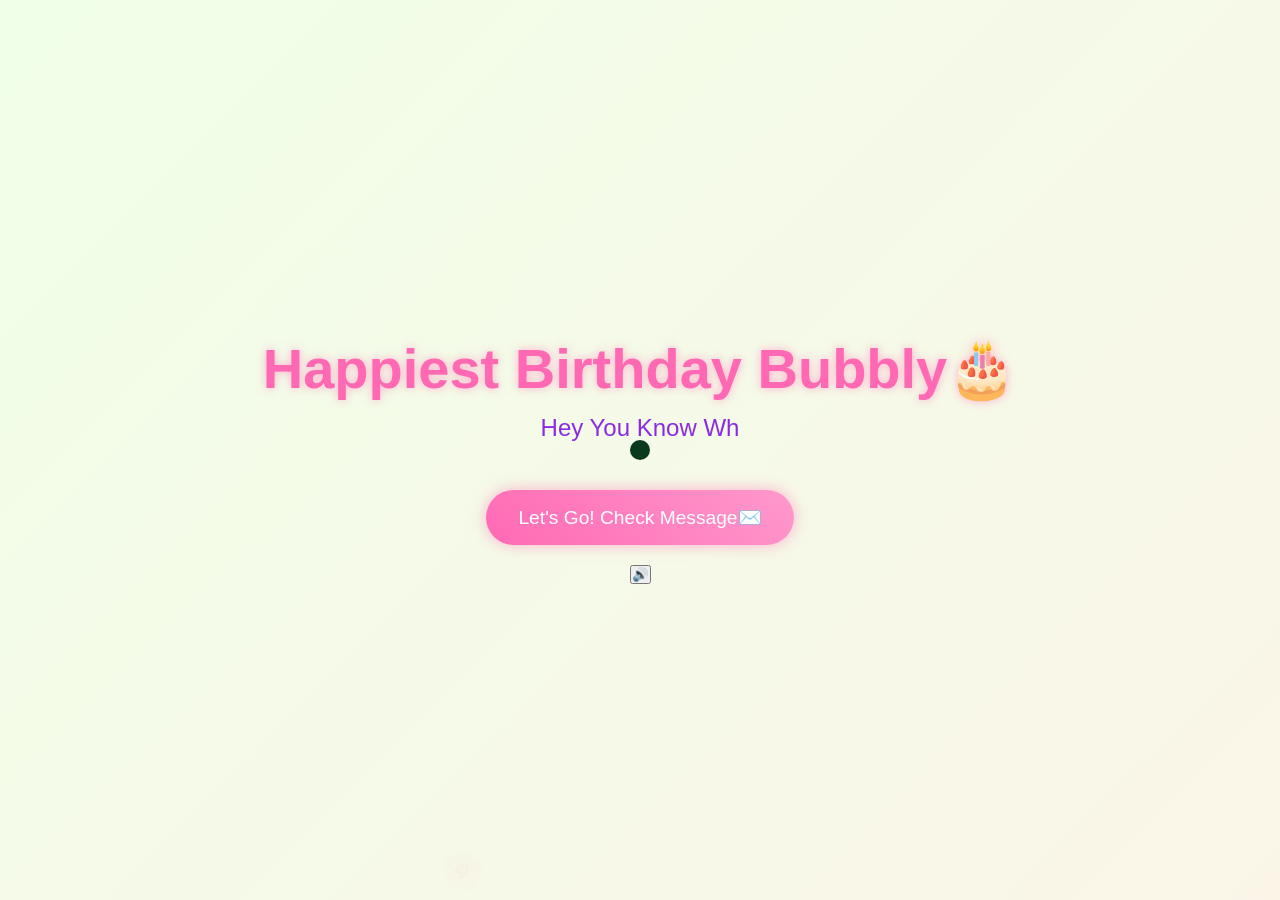
<file: index.html>
<!DOCTYPE html>
<html lang="en">
<head>
    <meta charset="UTF-8">
    <meta name="viewport" content="width=device-width, initial-scale=1.0">
    <title>Happy Birthday</title>
    <script src="https://cdnjs.cloudflare.com/ajax/libs/gsap/3.12.2/gsap.min.js"></script>
    <link rel="stylesheet" href="style.css">
    
</head>
<body>
    <div class="cursor"></div>
    <div class="container">
        <h1>Happiest Birthday Bubbly🎂</h1>
        <div class="greeting"></div>
        <button class="cta-button">Let's Go! Check Message✉️</button>
    </div>

     <audio id="bg-music" src="music.mp3" loop></audio>
    <button id="music-toggle" aria-label="Toggle music">🔊</button>
    
    <script src="script.js">
        
    </script>
</body>
</html>
</file>
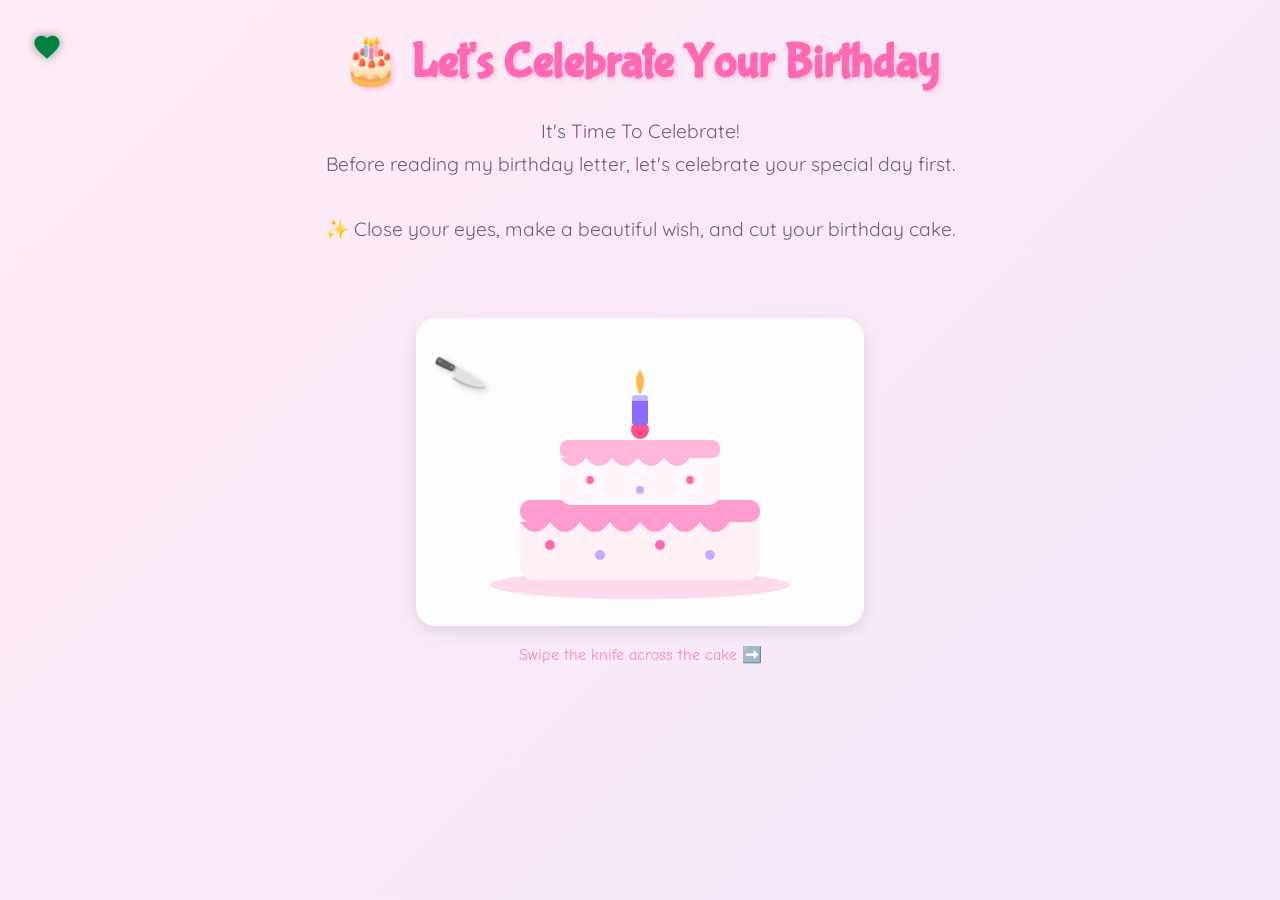
<file: cake.html>
<!DOCTYPE html>
<html lang="en">
<head>
    <meta charset="UTF-8">
    <meta name="viewport" content="width=device-width, initial-scale=1.0">
    <title>Let's Celebrate Your Birthday! 🎂</title>
    <script src="https://cdnjs.cloudflare.com/ajax/libs/gsap/3.12.2/gsap.min.js"></script>
    <link rel="stylesheet" href="./cake.css">
</head>
<body>
    <div class="custom-cursor">
        <svg viewBox="0 0 24 24">
            <path fill="#ff69b4" d="M12 21.35l-1.45-1.32C5.4 15.36 2 12.28 2 8.5 2 5.42 4.42 3 7.5 3c1.74 0 3.41.81 4.5 2.09C13.09 3.81 14.76 3 16.5 3 19.58 3 22 5.42 22 8.5c0 3.78-3.4 6.86-8.55 11.54L12 21.35z"/>
        </svg>
    </div>

    <div class="container">
        <h1>🎂 Let's Celebrate Your Birthday</h1>
        <p class="cake-subtext">
            It's Time To Celebrate!<br>
            Before reading my birthday letter, let's celebrate your special day first.<br><br>
            ✨ Close your eyes, make a beautiful wish, and cut your birthday cake.
        </p>

        <div class="cake-scene" id="cakeScene">
            <div class="balloons" id="balloons"></div>

            <div class="cake-wrapper" id="cakeWrapper">
                <svg class="cake-svg" id="cakeSvg" viewBox="0 0 360 260" xmlns="http://www.w3.org/2000/svg">
                    <defs>
                        <symbol id="cakeArt" viewBox="0 0 360 260">
                            <!-- plate -->
                            <ellipse cx="180" cy="235" rx="150" ry="14" fill="#ffd9ec"/>
                            <!-- bottom tier -->
                            <rect x="60" y="150" width="240" height="80" rx="14" fill="#fff0f6"/>
                            <rect x="60" y="150" width="240" height="22" rx="10" fill="#ff9ccF"/>
                            <!-- drips -->
                            <path d="M60,172 q15,20 30,0 q15,20 30,0 q15,20 30,0 q15,20 30,0 q15,20 30,0 q15,20 30,0 q15,20 30,0 L300,172 Z" fill="#ff9ccf"/>
                            <!-- top tier -->
                            <rect x="100" y="90" width="160" height="65" rx="12" fill="#fff7fb"/>
                            <rect x="100" y="90" width="160" height="18" rx="8" fill="#ffb6da"/>
                            <path d="M100,108 q13,16 26,0 q13,16 26,0 q13,16 26,0 q13,16 26,0 q13,16 26,0 L260,108 Z" fill="#ffb6da"/>
                            <!-- dots -->
                            <circle cx="90" cy="195" r="5" fill="#ff69b4"/>
                            <circle cx="140" cy="205" r="5" fill="#c9a9ff"/>
                            <circle cx="200" cy="195" r="5" fill="#ff69b4"/>
                            <circle cx="250" cy="205" r="5" fill="#c9a9ff"/>
                            <circle cx="130" cy="130" r="4" fill="#ff69b4"/>
                            <circle cx="180" cy="140" r="4" fill="#c9a9ff"/>
                            <circle cx="230" cy="130" r="4" fill="#ff69b4"/>
                            <!-- cherry -->
                            <circle cx="180" cy="80" r="9" fill="#ff4d8d"/>
                        </symbol>
                    </defs>

                    <!-- left half -->
                    <g class="cake-half-left" id="cakeLeft">
                        <clipPath id="clipLeft">
                            <rect x="0" y="0" width="180" height="260"/>
                        </clipPath>
                        <g clip-path="url(#clipLeft)">
                            <use href="#cakeArt" x="0" y="0"/>
                        </g>
                    </g>

                    <!-- right half -->
                    <g class="cake-half-right" id="cakeRight">
                        <clipPath id="clipRight">
                            <rect x="180" y="0" width="180" height="260"/>
                        </clipPath>
                        <g clip-path="url(#clipRight)">
                            <use href="#cakeArt" x="0" y="0"/>
                        </g>
                    </g>

                    <!-- candle + flame, sits on top of the cake, not clipped -->
                    <g id="candleGroup">
                        <rect x="172" y="45" width="16" height="30" rx="3" fill="#8a6dff"/>
                        <rect x="172" y="45" width="16" height="6" fill="#fff" opacity="0.5"/>
                        <path class="candle-flame" id="candleFlame" d="M180,20 q8,10 0,25 q-8,-15 0,-25 Z" fill="#ffb84d"/>
                    </g>
                </svg>

                <div class="knife" id="knife">🔪</div>
            </div>

            <div class="cut-instruction" id="cutInstruction">Swipe the knife across the cake ➡️</div>
        </div>
    </div>

    <div class="confetti-layer" id="confettiLayer"></div>

    <div class="cake-popup-overlay" id="popupOverlay">
        <div class="cake-popup" id="popupCard">
            <div class="popup-heading">🎉 Happy Birthday Bubbly!</div>
            <div class="popup-message">
                May Allah bless your life with endless happiness,<br>
                good health,<br>
                peace,<br>
                success,<br>
                beautiful memories,<br>
                and countless reasons to smile.<br><br>
                May every prayer hidden inside your heart<br>
                find its way to reality.<br><br>
                Have the most beautiful birthday ever. ❤️
            </div>
            <button class="shuffle-button" id="continueBtn">Continue to My Letter 💌</button>
        </div>
    </div>

    <script src="cake.js"></script>
</body>
</html>
</file>
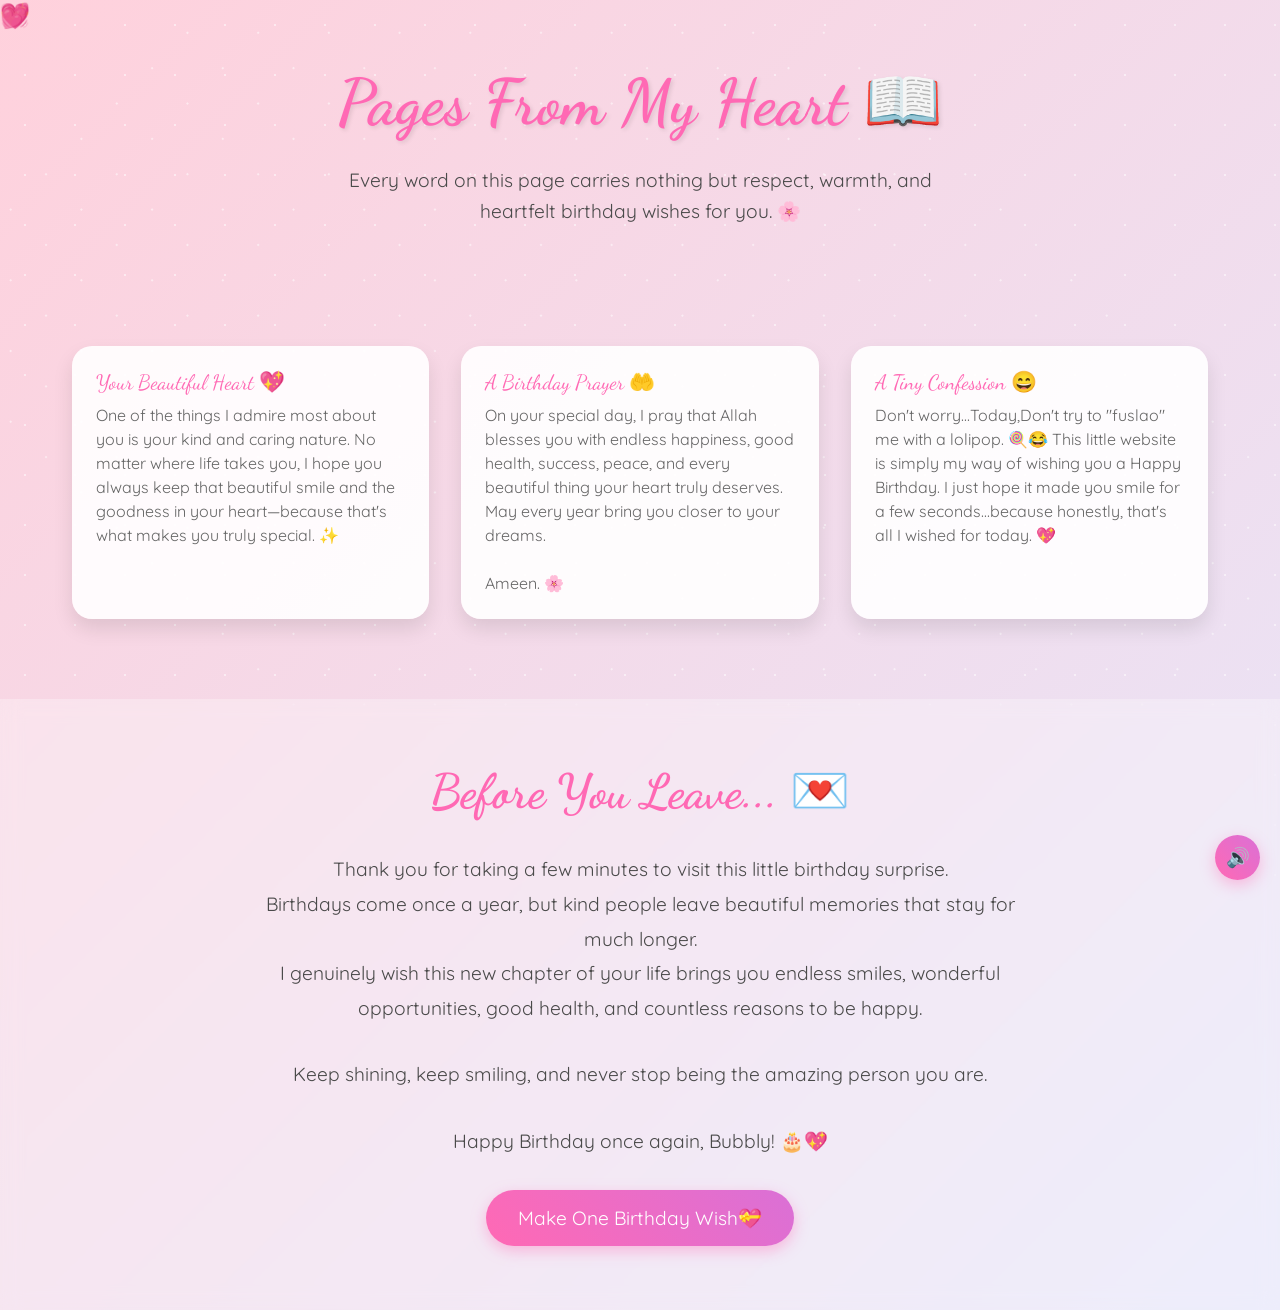
<file: last.html>
<!DOCTYPE html>
<html lang="en">

<head>
    <meta charset="UTF-8">
    <meta name="viewport" content="width=device-width, initial-scale=1.0">
    <title>Our Beautiful Memories ✨</title>
    <style>
        @import url('https://fonts.googleapis.com/css2?family=Dancing+Script:wght@700&family=Quicksand:wght@300;400;500;600&display=swap');

        * {
            margin: 0;
            padding: 0;
            box-sizing: border-box;
        }

        body {
            min-height: 100vh;
            background: linear-gradient(135deg,
                    #ffd1dc 0%,
                    #e6e6fa 25%,
                    #ffefd5 50%,
                    #e6e6fa 75%,
                    #ffd1dc 100%);
            background-size: 400% 400%;
            animation: gradientFlow 15s ease infinite;
            font-family: 'Quicksand', sans-serif;
            overflow-x: hidden;
            color: #4a4a4a;
        }

        @keyframes gradientFlow {
            0% {
                background-position: 0% 50%;
            }

            50% {
                background-position: 100% 50%;
            }

            100% {
                background-position: 0% 50%;
            }
        }

        /* Enhanced Sparkle Effect */
        .magic-sparkles {
            position: fixed;
            top: 0;
            left: 0;
            width: 100%;
            height: 100%;
            pointer-events: none;
            z-index: 1;
        }

        .sparkle {
            position: absolute;
            width: 6px;
            height: 6px;
            border-radius: 50%;
            background-color: white;
            animation: twinkle var(--duration, 4s) ease-in-out infinite;
            opacity: 0;
        }

        @keyframes twinkle {

            0%,
            100% {
                opacity: 0;
                transform: scale(0.5);
            }

            50% {
                opacity: 0.8;
                transform: scale(1);
            }
        }

        /* Generate 50 sparkles with different positions and animations */
        .magic-sparkles::before,
        .magic-sparkles::after {
            content: '';
            position: absolute;
            width: 100%;
            height: 100%;
            background-image: radial-gradient(circle, white 1px, transparent 1px);
            background-size: 50px 50px;
            animation: sparkleLayer 8s linear infinite;
            opacity: 0.5;
        }

        .magic-sparkles::after {
            animation-delay: -4s;
            transform: rotate(45deg);
        }

        @keyframes sparkleLayer {
            0% {
                transform: translateY(0);
            }

            100% {
                transform: translateY(-50px);
            }
        }

        /* Floating Hearts */
        .floating-hearts {
            position: fixed;
            width: 100%;
            height: 100%;
            pointer-events: none;
            z-index: 2;
        }

        .heart {
            position: absolute;
            font-size: 1.5rem;
            color: rgba(255, 105, 180, 0.6);
            animation: floatHeart var(--float-duration, 6s) ease-in-out infinite;
            animation-delay: var(--delay, 0s);
        }

        @keyframes floatHeart {
            0% {
                transform: translate(0, 100vh) rotate(0deg);
            }

            100% {
                transform: translate(var(--translate-x, 0), -100vh) rotate(360deg);
            }
        }

        /* Welcome Section */
        .welcome {
            text-align: center;
            padding: 4rem 2rem;
            position: relative;
            z-index: 3;
        }

        .welcome h1 {
            font-family: 'Dancing Script', cursive;
            font-size: 4rem;
            color: #ff69b4;
            text-shadow: 2px 2px 4px rgba(0, 0, 0, 0.1);
            animation: fadeInScale 2s ease;
        }

        .welcome p {
            font-size: 1.2rem;
            max-width: 600px;
            margin: 1.5rem auto;
            line-height: 1.6;
            animation: fadeIn 2s ease 0.5s both;
        }

        /* Enhanced Memory Cards */
        .memory-container {
            max-width: 1200px;
            margin: 0 auto;
            padding: 2rem;
            display: grid;
            grid-template-columns: repeat(auto-fit, minmax(300px, 1fr));
            gap: 2rem;
            z-index: 3;
            position: relative;
        }

        .memory-card {
            background: rgba(255, 255, 255, 0.9);
            border-radius: 20px;
            padding: 1.5rem;
            box-shadow: 0 10px 20px rgba(0, 0, 0, 0.1);
            transition: all 0.5s cubic-bezier(0.4, 0, 0.2, 1);
            position: relative;
            overflow: hidden;
        }

        .memory-card:hover {
            transform: translateY(-10px) scale(1.02);
            box-shadow: 0 15px 30px rgba(0, 0, 0, 0.15);
        }

        .memory-card::before {
            content: '';
            position: absolute;
            top: 0;
            left: 0;
            width: 100%;
            height: 100%;
            background: linear-gradient(45deg, transparent, rgba(255, 255, 255, 0.4), transparent);
            transform: translateX(-100%);
            transition: 0.5s;
        }

        .memory-card:hover::before {
            transform: translateX(100%);
        }

        .memory-date {
            font-family: 'Dancing Script', cursive;
            color: #ff69b4;
            font-size: 1.3rem;
            margin-bottom: 0.5rem;
        }

        .memory-caption {
            font-size: 1rem;
            line-height: 1.5;
            color: #666;
        }

        /* Final Message Section */
        .final-message {
            text-align: center;
            padding: 4rem 2rem;
            background: rgba(255, 255, 255, 0.3);
            backdrop-filter: blur(10px);
            margin-top: 3rem;
            position: relative;
            z-index: 3;
        }

        .final-message h2 {
            font-family: 'Dancing Script', cursive;
            font-size: 3rem;
            color: #ff69b4;
            margin-bottom: 2rem;
            animation: heartbeat 2s infinite;
        }

        @keyframes heartbeat {

            0%,
            100% {
                transform: scale(1);
            }

            50% {
                transform: scale(1.1);
            }
        }

        .final-message p {
            font-size: 1.2rem;
            max-width: 800px;
            margin: 0 auto 2rem;
            line-height: 1.8;
        }

        .goodbye-btn {
            display: inline-block;
            padding: 1rem 2rem;
            font-size: 1.2rem;
            background: linear-gradient(45deg, #ff69b4, #da70d6);
            color: white;
            border: none;
            border-radius: 50px;
            cursor: pointer;
            text-decoration: none;
            transition: all 0.3s ease;
            box-shadow: 0 5px 15px rgba(255, 105, 180, 0.4);
            animation: float 3s infinite ease-in-out;
        }

        .goodbye-btn:hover {
            transform: translateY(-5px);
            box-shadow: 0 8px 20px rgba(255, 105, 180, 0.6);
        }

        @keyframes float {

            0%,
            100% {
                transform: translateY(0);
            }

            50% {
                transform: translateY(-10px);
            }
        }

        /* Animations */
        @keyframes fadeInScale {
            0% {
                opacity: 0;
                transform: scale(0.8);
            }

            100% {
                opacity: 1;
                transform: scale(1);
            }
        }

        @keyframes fadeIn {
            0% {
                opacity: 0;
            }

            100% {
                opacity: 1;
            }
        }

        /* Generate Hearts */
        .js-generate-hearts {
            position: fixed;
            width: 100%;
            height: 100%;
            pointer-events: none;
            z-index: 2;
        }

        /* Custom Scrollbar */
        ::-webkit-scrollbar {
            width: 12px;
        }

        ::-webkit-scrollbar-track {
            background: rgba(255, 255, 255, 0.4);
        }

        ::-webkit-scrollbar-thumb {
            background: linear-gradient(45deg, #ff69b4, #da70d6);
            border-radius: 6px;
        }

         #music-toggle {
            position: fixed;
            bottom: 20px;
            right: 20px;
            width: 45px;
            height: 45px;
            border-radius: 50%;
            border: none;
            background: linear-gradient(45deg, #ff69b4, #da70d6);
            color: white;
            font-size: 1.2rem;
            cursor: pointer;
            box-shadow: 0 5px 15px rgba(255, 105, 180, 0.4);
            z-index: 999;
            display: flex;
            align-items: center;
            justify-content: center;
            transition: transform 0.3s;
        }

        #music-toggle:hover {
            transform: scale(1.1);
        }

        /* Responsive Design */
        @media (max-width: 768px) {
            .welcome h1 {
                font-size: 3rem;
            }

            .memory-container {
                grid-template-columns: 1fr;
            }

            .final-message h2 {
                font-size: 2.5rem;
            }
        }
    </style>
</head>

<body>
    <div class="magic-sparkles"></div>
    <div class="floating-hearts">
        <!-- Hearts will be generated via CSS -->
        <div class="heart" style="--float-duration: 6s; --delay: 0s; --translate-x: 20px;">💝</div>
        <div class="heart" style="--float-duration: 8s; --delay: 1s; --translate-x: -30px;">💖</div>
        <div class="heart" style="--float-duration: 7s; --delay: 2s; --translate-x: 40px;">💗</div>
        <div class="heart" style="--float-duration: 9s; --delay: 3s; --translate-x: -20px;">💓</div>
        <div class="heart" style="--float-duration: 5s; --delay: 4s; --translate-x: 30px;">💕</div>
    </div>

    <section class="welcome">
        <h1>Pages From My Heart 📖</h1>
        <p>Every word on this page carries nothing but respect, warmth, and heartfelt birthday wishes for you. 🌸</p>
    </section>

    <div class="memory-container">
        <div class="memory-card">
            <div class="memory-date">Your Beautiful Heart 💖</div>
            <div class="memory-caption">One of the things I admire most about you is your kind and caring nature. No matter where life takes you, I hope you always keep that beautiful smile and the goodness in your heart—because that's what makes you truly special. ✨</div>
        </div>
        <div class="memory-card">
            <div class="memory-date">A Birthday Prayer 🤲</div>
            <div class="memory-caption">On your special day, I pray that Allah blesses you with endless happiness, good health, success, peace, and every beautiful thing your heart truly deserves. <br>May every year bring you closer to your dreams. <br><br>Ameen. 🌸</div>
        </div>
        <div class="memory-card">
            <div class="memory-date">A Tiny Confession 😄</div>
            <div class="memory-caption">Don't worry...Today,Don't try to "fuslao" me with a lolipop. 🍭😂 This little website is simply my way of wishing you a Happy Birthday. I just hope it made you smile for a few seconds...because honestly, that's all I wished for today. 💖</div>
        </div>
    </div>

    <section class="final-message">
        <h2>Before You Leave... 💌</h2>
        <p>Thank you for taking a few minutes to visit this little birthday surprise.<br>
            Birthdays come once a year, but kind people leave beautiful memories that stay for much longer.<br>
            I genuinely wish this new chapter of your life brings you endless smiles, wonderful opportunities, good health, and countless reasons to be happy.</p>
        <p>Keep shining, keep smiling, and never stop being the amazing person you are.</p>
        <p>Happy Birthday once again, Bubbly! 🎂💖</p>
        <a href="#" class="goodbye-btn">Make One Birthday Wish💝</a>
    </section>

     <audio id="bg-music" src="music.mp3" loop></audio>
    <button id="music-toggle" aria-label="Toggle music">🔊</button>

    <script>
        // Background music (continues from cause.html)
        const bgMusic = document.getElementById('bg-music');
        const musicToggle = document.getElementById('music-toggle');

        const savedTime = sessionStorage.getItem('bgMusicTime');
        if (savedTime) bgMusic.currentTime = parseFloat(savedTime);

        const isMuted = sessionStorage.getItem('bgMusicMuted') === 'true';
        bgMusic.muted = isMuted;
        musicToggle.textContent = isMuted ? '🔇' : '🔊';

        bgMusic.play().catch(() => {
            // Autoplay blocked by browser — start on first tap/click instead
            document.addEventListener('click', () => bgMusic.play(), { once: true });
        });

        musicToggle.addEventListener('click', () => {
            bgMusic.muted = !bgMusic.muted;
            musicToggle.textContent = bgMusic.muted ? '🔇' : '🔊';
            sessionStorage.setItem('bgMusicMuted', bgMusic.muted);
        });
    </script>
    
</body>

</html>
</file>
<file: style.css>
* {
    margin: 0;
    padding: 0;
    box-sizing: border-box;
    cursor: none;
}

body {
    min-height: 100vh;
    display: flex;
    flex-direction: column;
    align-items: center;
    justify-content: center;
    background: linear-gradient(-45deg, #fee9f7, #e8f5fe, #fef2e8, #f0ffe8);
    background-size: 400% 400%;
    animation: gradientBG 15s ease infinite;
    font-family: 'Arial Rounded MT Bold', Arial, sans-serif;
    overflow: hidden;
    position: relative;
}

.cursor {
    width: 20px;
    height: 20px;
    background: pink;
    border-radius: 50%;
    position: fixed;
    pointer-events: none;
    mix-blend-mode: difference;
    transition: transform 0.2s;
}

.container {
    text-align: center;
    z-index: 1;
}

h1 {
    font-size: 3.5rem;
    color: #ff69b4;
    text-shadow: 0 0 10px rgba(255, 105, 180, 0.5);
    margin-bottom: 2rem;
    opacity: 0;
}

.greeting {
    font-size: 1.5rem;
    color: #8a2be2;
    margin-bottom: 3rem;
    min-height: 2em;
}

.cta-button {
    padding: 1rem 2rem;
    font-size: 1.2rem;
    background: linear-gradient(45deg, #ff69b4, #ff99cc);
    border: none;
    border-radius: 50px;
    color: white;
    cursor: pointer;
    box-shadow: 0 0 15px rgba(255, 105, 180, 0.5);
    transition: transform 0.3s, box-shadow 0.3s;
    opacity: 0;
}

.cta-button:hover {
    transform: scale(1.1);
    box-shadow: 0 0 25px rgba(255, 105, 180, 0.7);
}

.floating {
    position: absolute;
    pointer-events: none;
    opacity: 0;
}

@keyframes gradientBG {
    0% { background-position: 0% 50%; }
    50% { background-position: 100% 50%; }
    100% { background-position: 0% 50%; }
}

@media (max-width: 768px) {
    h1 { font-size: 2rem; }
    .greeting { font-size: 1.2rem; }
    .cta-button { font-size: 1rem; }
}
</file>
<file: cake.css>
@import url('https://fonts.googleapis.com/css2?family=Bubblegum+Sans&family=Comic+Neue:wght@700&family=Dancing+Script:wght@700&family=Quicksand:wght@500&display=swap');

* {
    margin: 0;
    padding: 0;
    box-sizing: border-box;
    cursor: none;
}

body {
    min-height: 100vh;
    background: linear-gradient(-45deg, #ffe6e6, #e6e6ff, #ffebf5);
    background-size: 400% 400%;
    animation: gradientBG 15s ease infinite;
    font-family: 'Quicksand', sans-serif;
    overflow-x: hidden;
    padding: 2rem;
}

/* Same custom cursor treatment used across the site */
.custom-cursor {
    width: 30px;
    height: 30px;
    position: fixed;
    pointer-events: none;
    z-index: 9999;
    mix-blend-mode: difference;
    transition: transform 0.1s;
}

.custom-cursor svg {
    width: 100%;
    height: 100%;
    filter: drop-shadow(0 0 5px rgba(255, 182, 193, 0.5));
}

.container {
    max-width: 1200px;
    margin: 0 auto;
    text-align: center;
    position: relative;
    z-index: 1;
}

h1 {
    font-family: 'Bubblegum Sans', cursive;
    font-size: 3rem;
    color: #ff69b4;
    text-shadow: 2px 2px 4px rgba(255, 105, 180, 0.3);
    margin-bottom: 1.5rem;
    animation: bounce 1s ease infinite;
}

.cake-subtext {
    font-size: 1.2rem;
    color: #7a5a75;
    max-width: 650px;
    margin: 0 auto 2.5rem;
    line-height: 1.7;
}

/* ---------- Scene ---------- */

.cake-scene {
    position: relative;
    max-width: 480px;
    margin: 0 auto;
    padding: 2rem 1rem 1rem;
}

.balloons {
    position: absolute;
    inset: 0;
    pointer-events: none;
    z-index: 0;
}

.balloon {
    position: absolute;
    bottom: -80px;
    font-size: 2.2rem;
    opacity: 0;
    filter: drop-shadow(0 4px 6px rgba(0, 0, 0, 0.1));
}

.cake-wrapper {
    position: relative;
    background: rgba(255, 255, 255, 0.9);
    border-radius: 20px;
    padding: 2rem 1.5rem 1rem;
    box-shadow: 0 5px 15px rgba(0, 0, 0, 0.1);
    z-index: 1;
    touch-action: none;
}

.cake-svg {
    width: 100%;
    max-width: 360px;
    display: block;
    margin: 0 auto;
    overflow: visible;
}

.cake-half-left,
.cake-half-right {
    transition: none;
}

.candle-flame {
    animation: flicker 0.4s ease-in-out infinite alternate;
    transform-origin: center bottom;
}

.knife {
    position: absolute;
    top: 30px;
    left: 0;
    font-size: 2.4rem;
    filter: drop-shadow(2px 3px 3px rgba(0, 0, 0, 0.2));
    cursor: none;
    touch-action: none;
    user-select: none;
    z-index: 3;
    will-change: transform;
}

.cut-instruction {
    font-family: 'Comic Neue', cursive;
    color: #ff69b4;
    font-size: 1rem;
    margin-top: 1.2rem;
    opacity: 0.8;
    animation: bounce 2s ease infinite;
}

.cut-instruction.hidden {
    display: none;
}

/* Sparkles + floating hearts ambient layers, mirroring .floating from cause.css */
.cake-sparkle,
.cake-heart {
    position: fixed;
    pointer-events: none;
    z-index: 2;
}

/* ---------- Confetti ---------- */

.confetti-layer {
    position: fixed;
    inset: 0;
    pointer-events: none;
    z-index: 50;
    overflow: hidden;
}

.confetti-piece {
    position: absolute;
    top: -20px;
    width: 10px;
    height: 14px;
    opacity: 0.9;
}

/* ---------- Popup ---------- */

.cake-popup-overlay {
    position: fixed;
    inset: 0;
    background: rgba(255, 235, 245, 0.85);
    backdrop-filter: blur(6px);
    display: flex;
    align-items: center;
    justify-content: center;
    z-index: 100;
    opacity: 0;
    pointer-events: none;
}

.cake-popup-overlay.active {
    pointer-events: auto;
}

.cake-popup {
    background: rgba(255, 255, 255, 0.97);
    border-radius: 24px;
    padding: 2.5rem 2rem;
    max-width: 460px;
    width: 90%;
    text-align: center;
    box-shadow: 0 15px 40px rgba(255, 105, 180, 0.3);
    transform: scale(0.7);
}

.popup-heading {
    font-family: 'Bubblegum Sans', cursive;
    font-size: 2rem;
    color: #ff69b4;
    margin-bottom: 1.2rem;
    text-shadow: 2px 2px 4px rgba(255, 105, 180, 0.3);
}

.popup-message {
    font-size: 1.1rem;
    color: #7a5a75;
    line-height: 1.8;
    margin-bottom: 1.8rem;
}

/* Reuses the existing shuffle-button look from cause.css so buttons feel identical site-wide */
.shuffle-button {
    background: linear-gradient(45deg, #ff69b4, #ff99cc);
    border: none;
    border-radius: 50px;
    padding: 1rem 2rem;
    font-size: 1.2rem;
    color: white;
    margin: 0.5rem 0;
    cursor: none;
    transition: transform 0.3s;
    font-family: 'Comic Neue', cursive;
    box-shadow: 0 5px 15px rgba(255, 105, 180, 0.3);
}

.shuffle-button:hover {
    transform: scale(1.1);
}

/* ---------- Keyframes ---------- */

@keyframes gradientBG {
    0% { background-position: 0% 50%; }
    50% { background-position: 100% 50%; }
    100% { background-position: 0% 50%; }
}

@keyframes bounce {
    0%, 100% { transform: translateY(0); }
    50% { transform: translateY(-10px); }
}

@keyframes flicker {
    0% { transform: scaleY(1) rotate(-2deg); opacity: 1; }
    50% { transform: scaleY(1.08) rotate(2deg); opacity: 0.9; }
    100% { transform: scaleY(0.95) rotate(-1deg); opacity: 1; }
}

@media (max-width: 768px) {
    h1 { font-size: 2rem; }
    .cake-subtext { font-size: 1rem; }
    .knife { font-size: 2rem; }
    .popup-heading { font-size: 1.6rem; }
}
</file>
